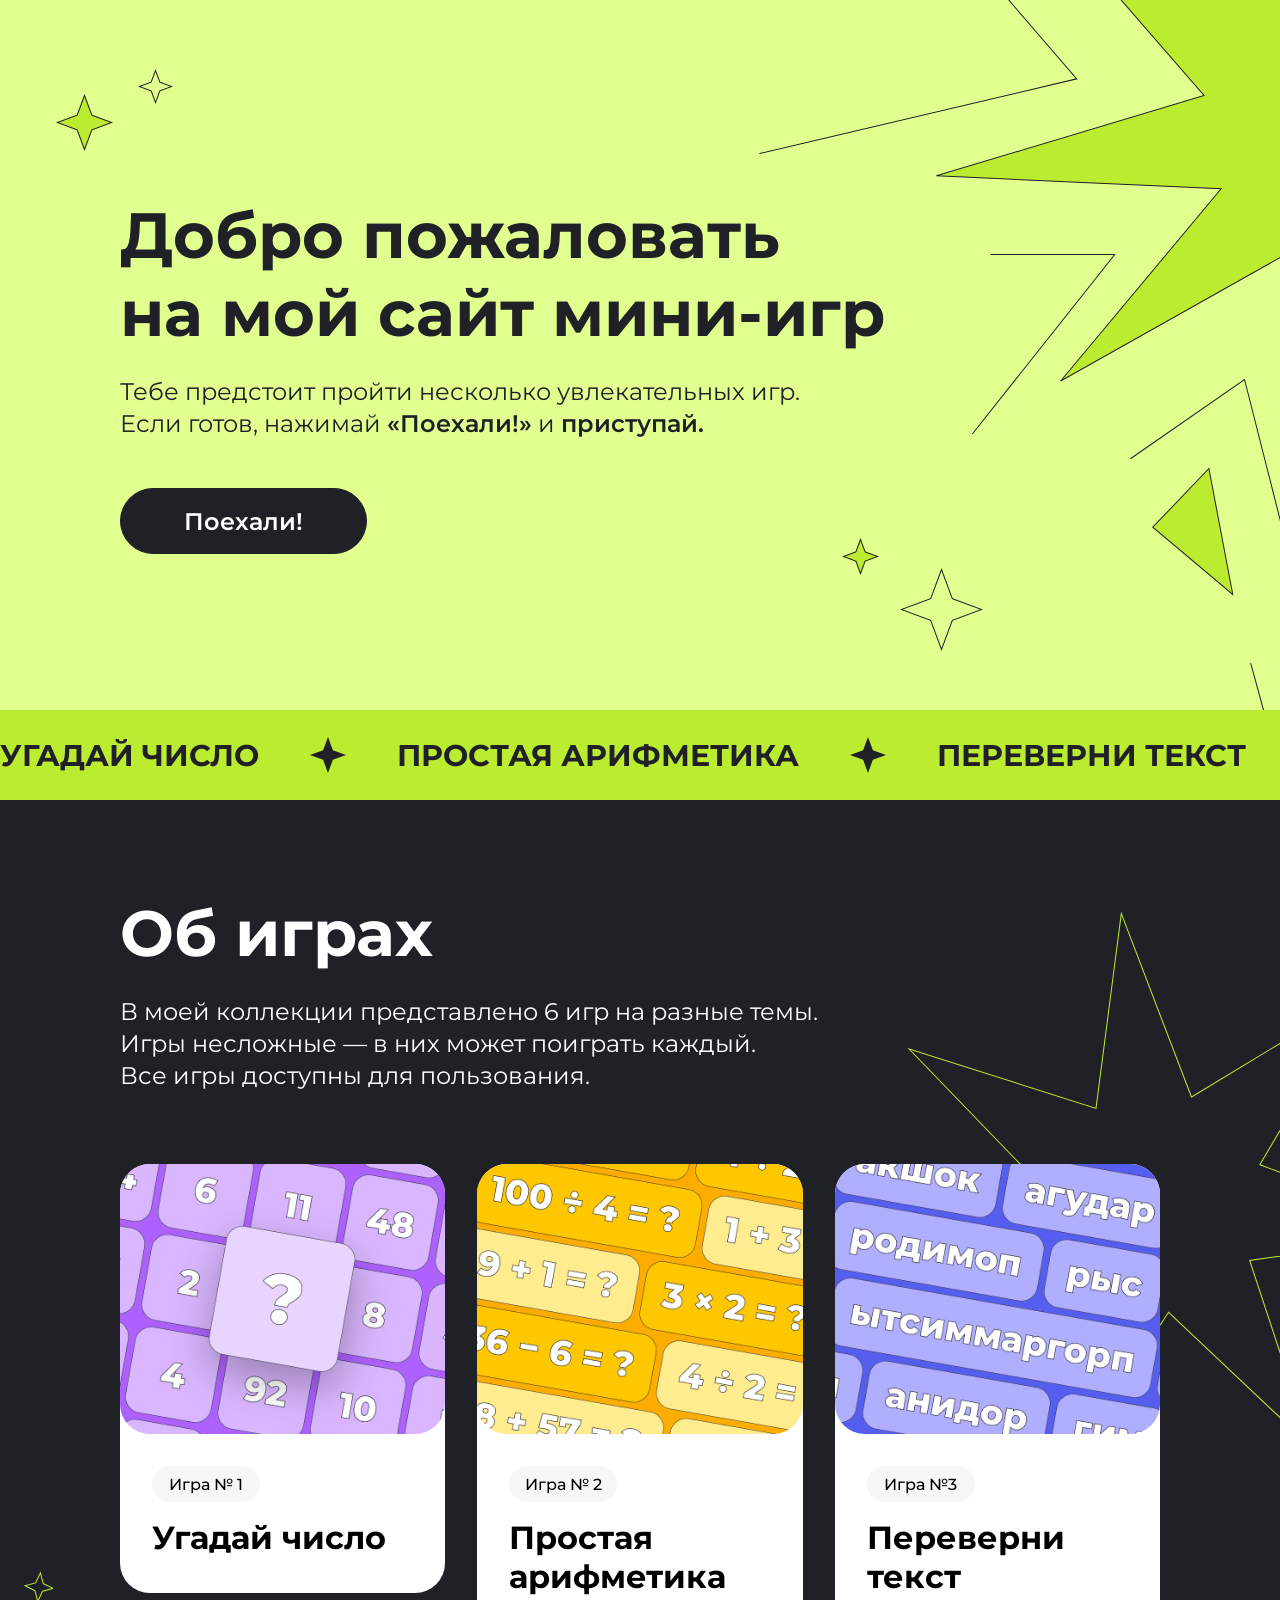
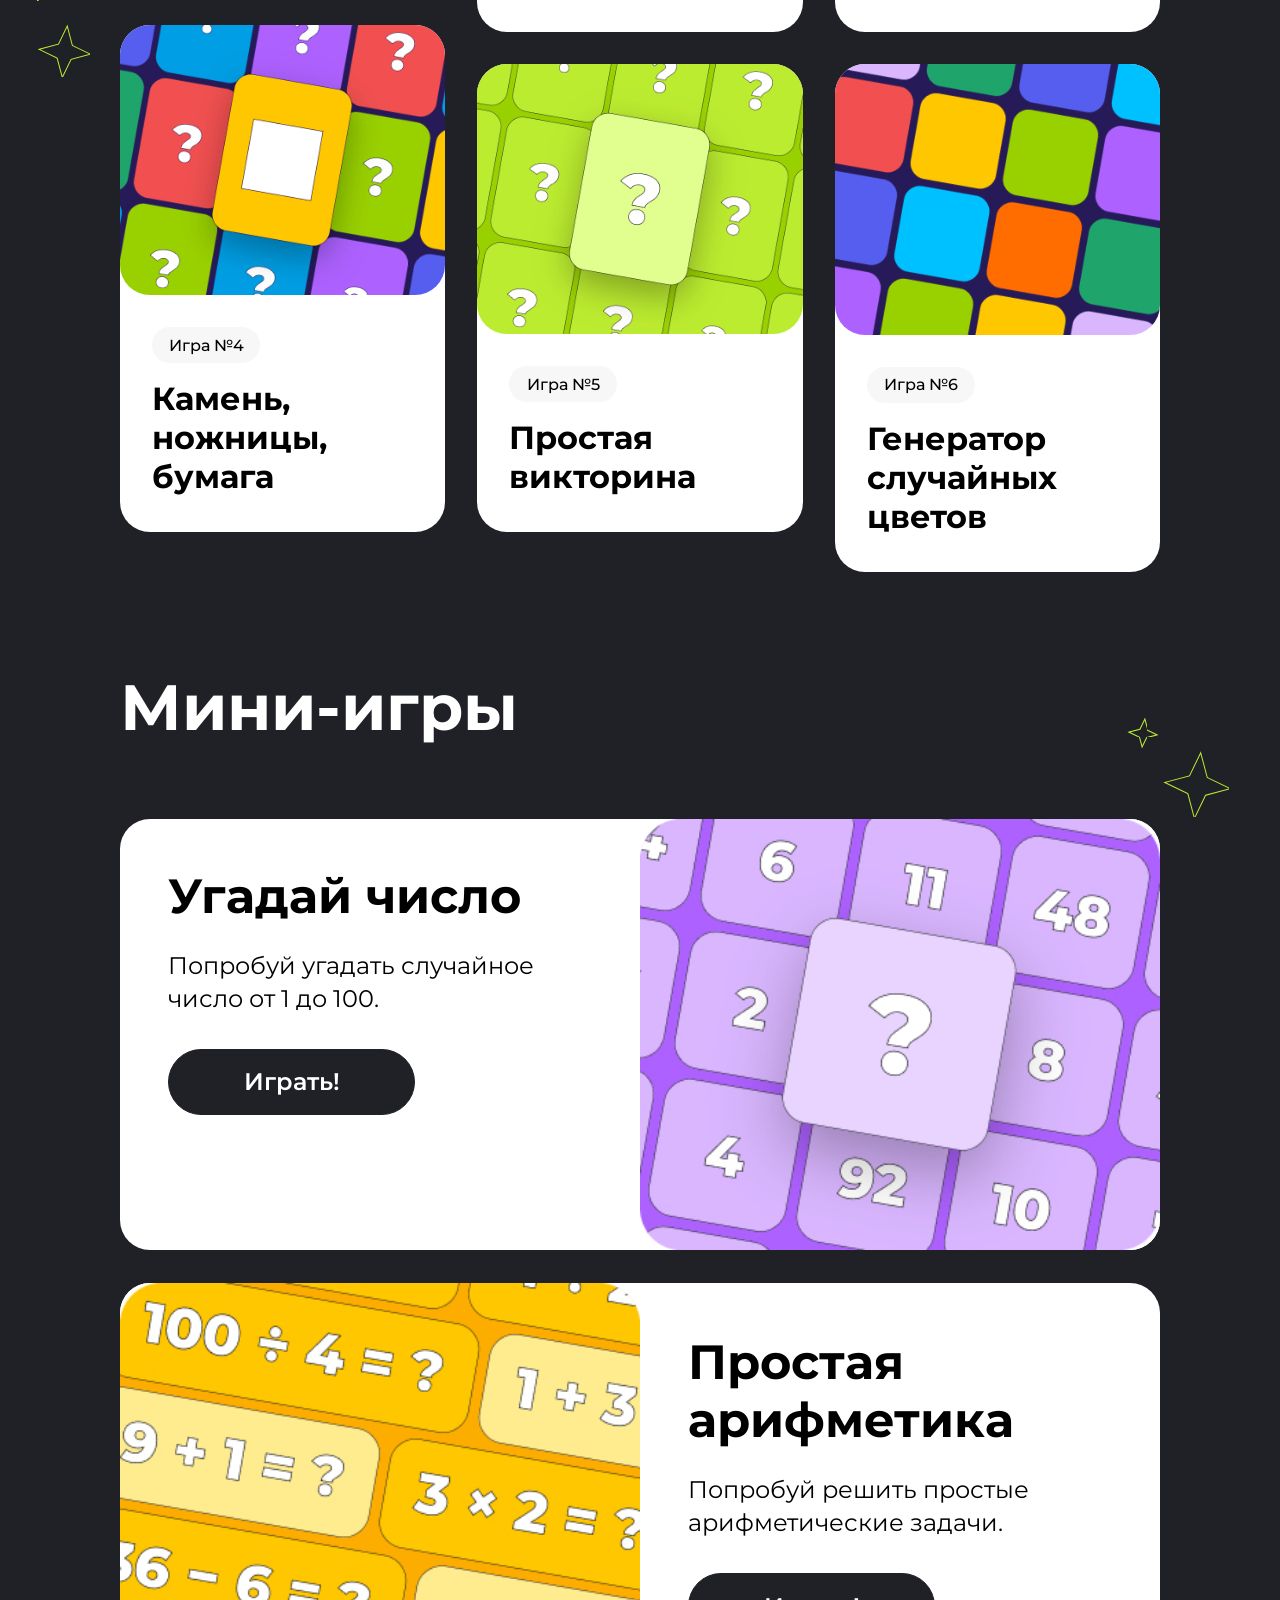
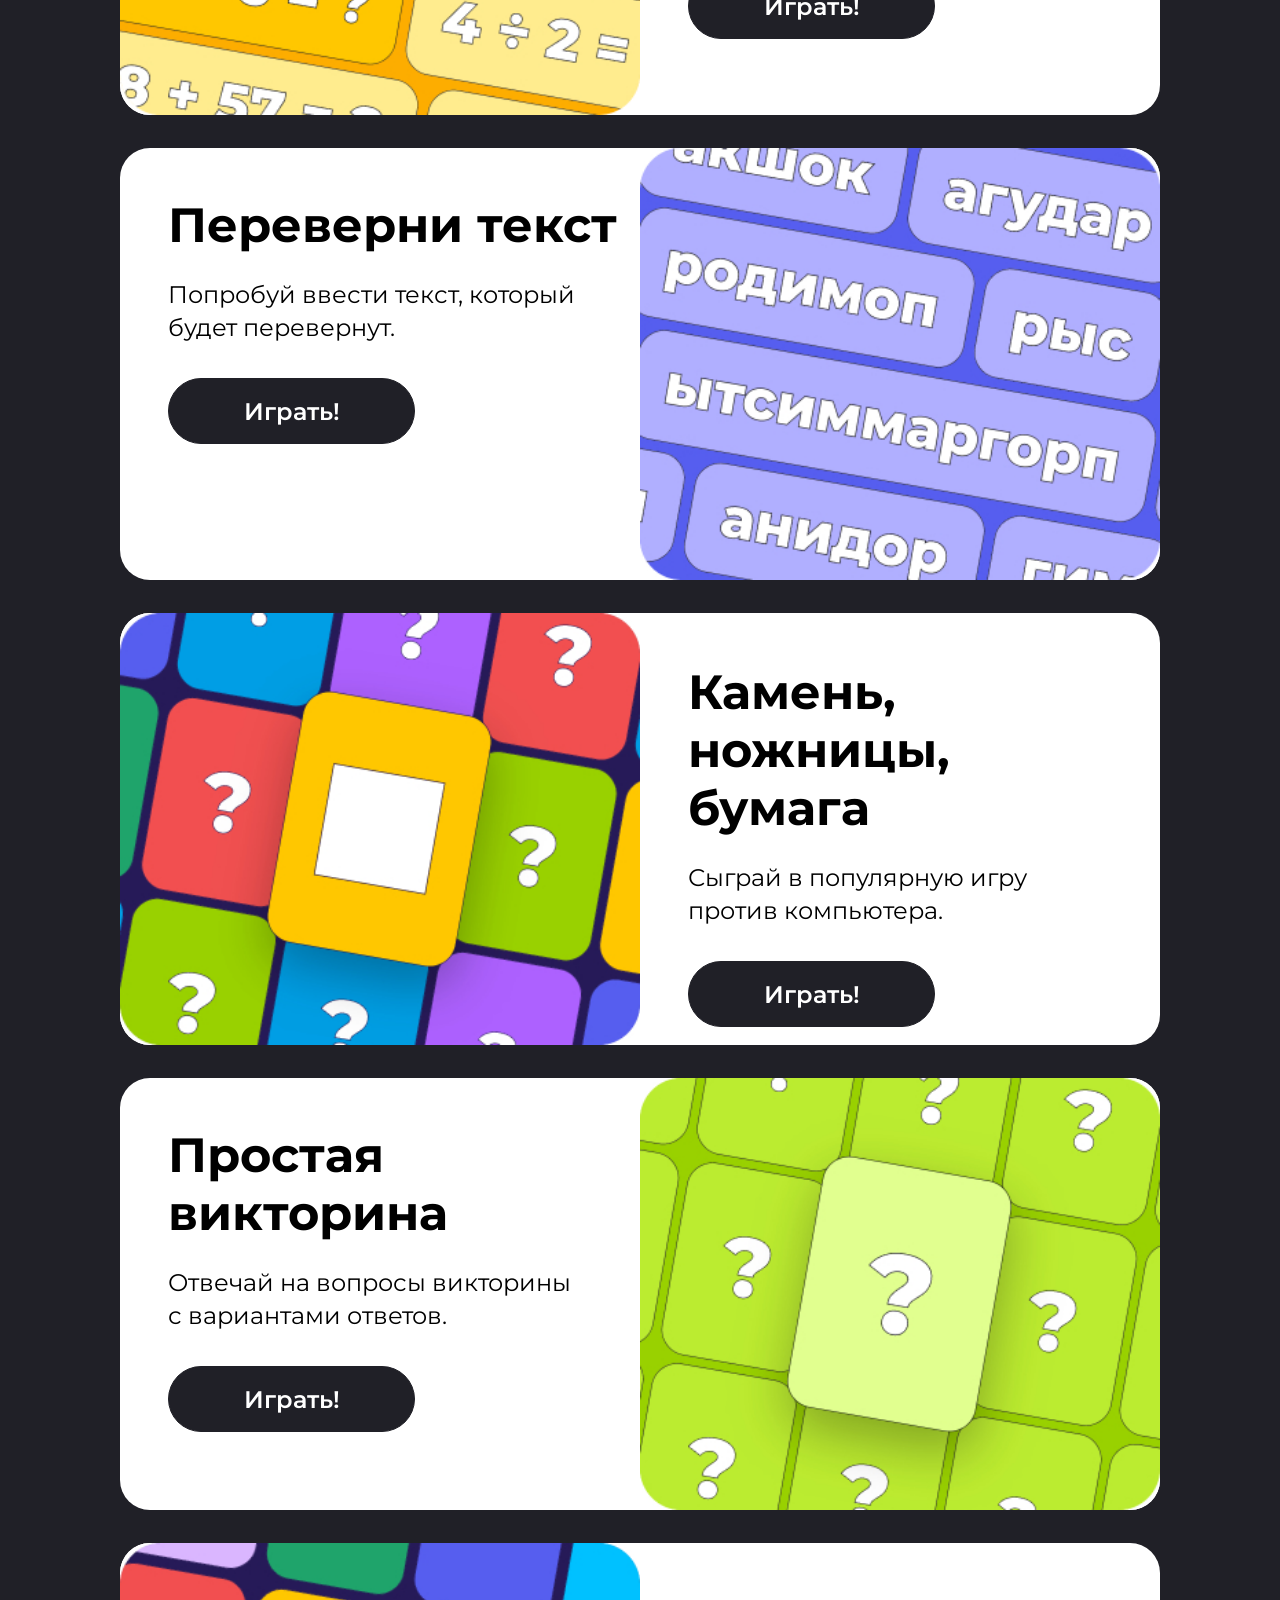
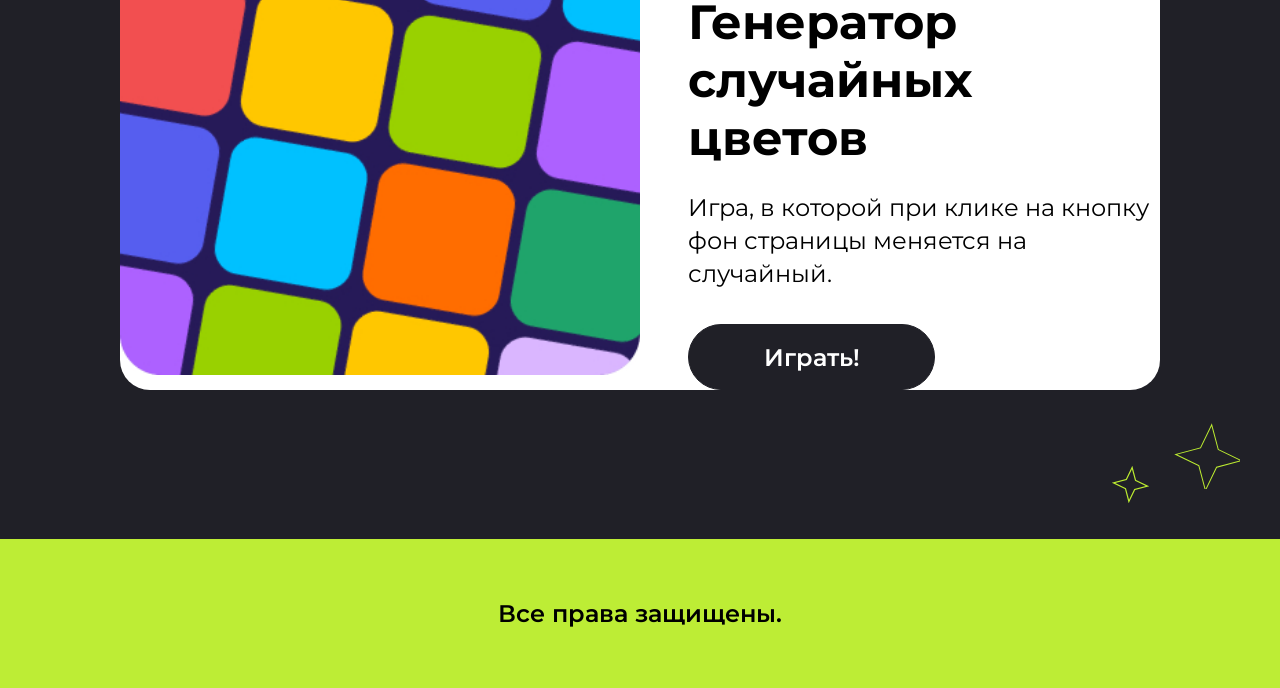
<file: index.html>
<!DOCTYPE html>
<html lang="ru">

<head>
    <meta charset="UTF-8">
    <meta http-equiv="X-UA-Compatible" content="IE=edge">
    <meta name="viewport" content="width=device-width, initial-scale=1.0">
    <link rel="preconnect" href="https://fonts.googleapis.com">
    <link rel="preconnect" href="https://fonts.gstatic.com" crossorigin>
    <link href="https://fonts.googleapis.com/css2?family=Montserrat:ital,wght@0,100..900;1,100..900&display=swap"
        rel="stylesheet">
    <link rel="stylesheet" href="./styles.css">
    <title>Document</title>
</head>

<body>

    <section class="header">
        <div class="header__box">
            <div class="header__content">
                <p class="header__titl">Добро пожаловать</p>
                <p class="header__titl"><span class="header__spc">на мой сайт</span> мини-игр</p>
                <p class="header__text"><span class="header__spc">Тебе предстоит пройти несколько</span> <span
                        class="header__spc">увлекательных игр. Если готов,</span> <span class="header__spc">нажимай
                        <span class="header__text-smbld">«Поехали!»</span> и <span
                            class="header__text-smbld">приступай.</span></span></p>
                <form action="#top-games">
                    <button class="header__btn">Поехали!</button>
                </form>
            </div>
            <div class="header__star-big">
                <img class="header__imgBig" src="./image/star-big-grin.svg" alt="star">
                <img class="header__imgBig-phone" src="./image/star-phone-grin-big.svg" alt="star">
            </div>
        </div>
        <div class="header__anim-strip">
            <div class="header__anim-strip-content">
                <span class="header__anim-strip-item">УГАДАЙ ЧИСЛО</span>
                <img src="./image/star-anim-strip.svg" alt="Звезда" class="header__anim-strip-icon">
                <span class="header__anim-strip-item">ПРОСТАЯ АРИФМЕТИКА</span>
                <img src="./image/star-anim-strip.svg" alt="Звезда" class="header__anim-strip-icon">
                <span class="header__anim-strip-item">ПЕРЕВЕРНИ ТЕКСТ</span>
                <img src="./image/star-anim-strip.svg" alt="Звезда" class="header__anim-strip-icon">
                <span class="header__anim-strip-item">КАМЕНЬ, НОЖНИЦЫ, БУМАГА</span>
                <img src="./image/star-anim-strip.svg" alt="Звезда" class="header__anim-strip-icon">
                <span class="header__anim-strip-item">ПРОСТАЯ ВИКТОРИНА</span>
                <img src="./image/star-anim-strip.svg" alt="Звезда" class="header__anim-strip-icon">
                <span class="header__anim-strip-item">ГЕНЕРАТОР СЛУЧАЙНЫХ ЦВЕТОВ</span>
                <img src="./image/star-anim-strip.svg" alt="Звезда" class="header__anim-strip-icon">
                <span class="header__anim-strip-item">УГАДАЙ ЧИСЛО</span>
                <img src="./image/star-anim-strip.svg" alt="Звезда" class="header__anim-strip-icon">
                <span class="header__anim-strip-item">ПРОСТАЯ АРИФМЕТИКА</span>
                <img src="./image/star-anim-strip.svg" alt="Звезда" class="header__anim-strip-icon">
                <span class="header__anim-strip-item">ПЕРЕВЕРНИ ТЕКСТ</span>
                <img src="./image/star-anim-strip.svg" alt="Звезда" class="header__anim-strip-icon">
                <span class="header__anim-strip-item">КАМЕНЬ, НОЖНИЦЫ, БУМАГА</span>
                <img src="./image/star-anim-strip.svg" alt="Звезда" class="header__anim-strip-icon">
                <span class="header__anim-strip-item">ПРОСТАЯ ВИКТОРИНА</span>
                <img src="./image/star-anim-strip.svg" alt="Звезда" class="header__anim-strip-icon">
                <span class="header__anim-strip-item">ГЕНЕРАТОР СЛУЧАЙНЫХ ЦВЕТОВ</span>
                <img src="./image/star-anim-strip.svg" alt="Звезда" class="header__anim-strip-icon">
            </div>
        </div>
    </section>
    <div class="top">
        <section class="top-games center">
            <div class="top-games__img-big">
                <img class="top-games__imgBig" src="./image/star-top-big.svg" alt="star">
            </div>
            <h2 class="top-games__titl">Об играх</h2>
            <p class="top-games__text">В моей коллекции представлено 6 игр на разные темы.</p>
            <p class="top-games__text">Игры несложные — в них может поиграть каждый.</p>
            <p class="top-games__text">Все игры доступны для пользования.</p>
            <article id="top-games" class="top-games__box">
                <div class="top-games__block">
                    <a href="#game-1">
                        <div class="top-games__card top-games__card_1-3">
                            <img class="top-games__img" src="./image/cart-game-1.jpg" alt="Угадай число">
                            <p class="top-games__nmbr">Игра № 1</p>
                            <h2 class="top-games__ttl-card  top-games__ttl-card_1rw">Угадай число</h2>
                        </div>
                    </a>
                    <a href="#game-4">
                        <div class="top-games__card top-games__card_4-6">
                            <img class="top-games__img" src="./image/cart-game-4.jpg" alt="Угадай число">
                            <p class="top-games__nmbr">Игра №4</p>
                            <p class="top-games__ttl-card">Камень,</p>
                            <p class="top-games__ttl-card  top-games__ttl-card_3rw">ножницы,</p>
                            <p class="top-games__ttl-card  top-games__ttl-card_2rw">бумага</p>
                        </div>
                    </a>
                </div>
                <div class="top-games__block">
                    <a href="#game-2">
                        <div class="top-games__card top-games__card_2-5">
                            <img class="top-games__img" src="./image/cart-game-2.jpg" alt="Угадай число">
                            <p class="top-games__nmbr">Игра № 2</p>
                            <p class="top-games__ttl-card">Простая</p>
                            <p class="top-games__ttl-card top-games__ttl-card_2rw">арифметика</p>
                        </div>
                    </a>
                    <a href="#game-5">
                        <div class="top-games__card top-games__card_2-5">
                            <img class="top-games__img" src="./image/cart-game-5.jpg" alt="Угадай число">
                            <p class="top-games__nmbr">Игра №5</p>
                            <p class="top-games__ttl-card">Простая</p>
                            <p class="top-games__ttl-card   top-games__ttl-card_2rw">викторина</p>
                        </div>
                    </a>
                </div>
                <div class="top-games__block">
                    <a href="#game-3">
                        <div class="top-games__card top-games__card_1-3">
                            <img class="top-games__img" src="./image/cart-game-3.jpg" alt="Угадай число">
                            <p class="top-games__nmbr">Игра №3</p>
                            <h2 class="top-games__ttl-card   top-games__ttl-card_1rw">Переверни текст</h2>
                        </div>
                    </a>
                    <a href="#game-6">
                        <div class="top-games__card  top-games__card_4-6">
                            <img class="top-games__img" src="./image/cart-game-6.jpg" alt="Угадай число">
                            <p class="top-games__nmbr">Игра №6</p>
                            <p class="top-games__ttl-card">Генератор</p>
                            <p class="top-games__ttl-card   top-games__ttl-card_3rw">случайных</p>
                            <p class="top-games__ttl-card   top-games__ttl-card_2rw">цветов</p>
                        </div>
                    </a>
                </div>
            </article>
        </section>
        <section class="for center">
            <div class="for__box">
                <h2 class="for__title">Мини-игры</h2>
                <article id="game-1" class="for__card">
                    <div class="for__content for__content_item1">
                        <h3 class="for__subtitle">Угадай число</h3>
                        <p class="for__text"><span class="for__text-spn">Попробуй угадать случайное</span>
                            <span class="for__text-spc">число от 1 до 100.</span>
                        </p>
                        <button class="for__btn for__btn_GuessNumber">Играть!</button>
                        <script src="./js/js-script.js"></script>
                        <script>
                            document.addEventListener('DOMContentLoaded', function () {
                                const playButton = document.querySelector('.for__btn_GuessNumber');
                                playButton.addEventListener('click', getUserNumber);
                            });
                        </script>
                    </div>
                    <img class="for__img for__img_item2" src="./image/cart-game-1.jpg" alt="Угадай число">
                </article>
                <article id="game-2" class="for__card">
                    <img class="for__img for__img_rew for__img_item2" src="./image/cart-game-2.jpg" alt="Угадай число">
                    <div class="for__content for__content_rew for__content_item1">
                        <h3 class="for__subtitle for__subtitle_dopmrgn"><span
                                class="for__subtitle-spc">Простая</span> <span
                                class="for__subtitle-spc">арифметика</span></h3>
                        <p class="for__text"><span class="for__text-spc">Попробуй решить простые</span>
                            <span class="for__text-spc">арифметические задачи.</span>
                        </p>
                        <button class="for__btn for__btn_arithmetic">Играть!</button>
                        <script src="./js/arithmetic.js"></script>
                        <script>
                            document.addEventListener('DOMContentLoaded', function () {
                                const playButton = document.querySelector('.for__btn_arithmetic');
                                playButton.addEventListener('click', arithmeticProblem);
                            });
                        </script>
                    </div>
                </article>
                <article id="game-3" class="for__card">
                    <div class="for__content for__content_item1">
                        <h3 class="for__subtitle">Переверни текст</h3>
                        <p class="for__text"><span class="for__text-spc">Попробуй ввести текст, который</span>
                            <span class="for__text-spc">будет перевернут.</span>
                        </p>
                        <button class="for__btn for__btn_turnTheTextOver">Играть!</button>
                        <script src="./js/turnTheTextOver.js"></script>
                        <script>
                            document.addEventListener('DOMContentLoaded', function () {
                                const playButton = document.querySelector('.for__btn_turnTheTextOver');
                                playButton.addEventListener('click', turnTheTextOver);
                            });
                        </script>
                    </div>
                    <img class="for__img for__img_item2" src="./image/cart-game-3.jpg" alt="Угадай число">
                </article>
                <article id="game-4" class="for__card">
                    <img class="for__img for__img_rew for__img_item2" src="./image/cart-game-4.jpg" alt="Угадай число">
                    <div class="for__content for__content_rew for__content_item1">
                        <h3 class="for__subtitle for__subtitle_dopmrgn">Камень,<br>ножницы,<br>бумага</h3>
                        <p class="for__text"><span class="for__text-spc">Сыграй в популярную игру</span> <span
                                class="for__text-spc">против компьютера.</span></p>
                        <button class="for__btn for__btn_rockScissorsPaper">Играть!</button>
                        <script src="./js/rockScissorsPaper.js"></script>
                        <script>
                            document.addEventListener('DOMContentLoaded', function () {
                                const playButton = document.querySelector('.for__btn_rockScissorsPaper');
                                playButton.addEventListener('click', rockScissorsPaper);
                            });
                        </script>
                </article>
                <article id="game-5" class="for__card">
                    <div class="for__content for__content_item1">
                        <h3 class="for__subtitle">Простая<br>викторина</h3>
                        <p class="for__text"><span class="for__text-spc">Отвечай на вопросы викторины</span>
                            <span class="for__text-spc">с вариантами ответов.</span>
                        </p>
                        <button class="for__btn for__btn_quiz">Играть!</button>
                        <script src="./js/quiz.js"></script>
                        <script>
                            document.addEventListener('DOMContentLoaded', function () {
                                const playButton = document.querySelector('.for__btn_quiz');
                                playButton.addEventListener('click', quizGame);
                            });
                        </script>
                    </div>
                    <img class="for__img for__img_item2" src="./image/cart-game-5.jpg" alt="Угадай число">
                </article>
                <article id="game-6" class="for__card">
                    <img class="for__img for__img_rew for__img_item2" src="./image/cart-game-6.jpg" alt="Угадай число">
                    <div class="for__content for__content_rew for__content_item1">
                        <h3 class="for__subtitle for__subtitle_dopmrgn">Генератор<br>случайных<br>цветов</h3>
                        <p class="for__text"><span class="for__text-spc for__text-phone">Игра, в которой при клике</span><span class="for__text-spc for__text-phone for__text-phone-br"> на кнопку</span><span
                                class="for__text-spc1 for__text-phone"> фон страницы 
                                <span class="for__text-phone-br">меняется на случайный.</span></span>
                        </p>
                        <button class="for__btn for__btn_RandomColorGenerator">Играть!</button>
                        <script src="./js/RandomColorGenerator.js"></script>
                        <script>
                            document.addEventListener('DOMContentLoaded', function () {
                                const playButton = document.querySelector('.for__btn_RandomColorGenerator');
                                playButton.addEventListener('click', randomColorGenerator);
                            });
                        </script>
                </article>
            </div>
        </section>
    </div>

    <footer class="footer">
        <p class="footer__cntnt">Все права защищены.</p>
    </footer>
</body>

</html>
</file>
<file: styles.css>
* {
  margin: 0;
  padding: 0;
  font-family: "Montserrat", "Arial";
  box-sizing: border-box;
}

a {
  all: unset;
}

html {
  scroll-behavior: smooth;
}

h1 {
  color: #ffffff;
  font-size: 64px;
  font-weight: 700;
  line-height: 78px;
  letter-spacing: 0px;
  text-align: left;
}

button {
  border-radius: 60px;
  border: 1px solid #202027;
  background-color: #202027;
  color: #ffffff;
  transition: background-color 1s ease-in-out;
  font-size: 24px;
  font-weight: 600;
}

button:hover {
  background-color: #ffffff;
  color: #000000;
  cursor: pointer;
}

.center {
  padding-left: 120px;
  padding-right: 120px;
}

.header {
  width: 100%;
  background-color: #E1FF8F;
  position: relative;
  z-index: 1;
  overflow: hidden;
}
.header__box {
  position: relative;
  padding-left: 120px;
  padding-right: 120px;
}
.header__box::before {
  content: "";
  background-image: url(./image/star-grin2.svg);
  position: absolute;
  left: 4.4%;
  top: 94px;
  width: 57px;
  height: 57px;
}
.header__box::after {
  content: "";
  background-image: url(./image/star-3.svg);
  position: absolute;
  left: 10.8%;
  top: 69px;
  width: 35px;
  height: 35px;
}
.header__content {
  padding-top: 196px;
  max-width: 1200px;
}
.header__titl {
  color: #202027;
  font-size: 64px;
  font-weight: 700;
  line-height: 78px;
  letter-spacing: 0px;
  text-align: left;
}
.header__text {
  width: 720px;
  padding-top: 24px;
  font-size: 24px;
  color: #202027;
  font-weight: 400;
  line-height: 32px;
  letter-spacing: 0px;
  text-align: left;
}
.header__text-smbld {
  padding-top: 24px;
  font-size: 24px;
  color: #202027;
  font-weight: 600;
  line-height: 32px;
  letter-spacing: 0px;
}
.header__btn {
  margin-top: 48px;
  width: 247px;
  height: 66px;
}
.header__star-big {
  position: absolute;
  left: 59.3%;
  top: -333px;
  z-index: 2;
  overflow: hidden;
  margin-right: 0;
}
.header__imgBig {
  -o-object-fit: cover;
     object-fit: cover;
}
.header__anim-strip {
  margin-top: 156px;
  background-color: #BCEC30;
  padding: 0;
  position: relative;
  z-index: 3;
  height: 90px;
  overflow: hidden;
  display: flex;
  align-items: center;
}
.header__anim-strip-content {
  display: flex;
  white-space: nowrap;
  animation: scroll-left 30s linear infinite;
}
.header__anim-strip-item {
  font-size: 30px;
  font-weight: 700;
  color: #202027;
  flex-shrink: 0;
}
.header__anim-strip-icon {
  width: 36px;
  height: 36px;
  margin: 0 51px;
  flex-shrink: 0;
}
@keyframes scroll-left {
  0% {
    transform: translateX(0);
  }
  100% {
    transform: translateX(-50%);
  }
}
.header__titl-phone {
  display: none;
<<<<<<< HEAD
=======
}
.header__titl-phone {
  display: none;
>>>>>>> 44c564660691f569924837b8ce519c81cdaca61c
}

.header::before {
  content: "";
  background-image: url(./image/star-grin3.svg);
  position: absolute;
  left: 65.8%;
  top: 538px;
  width: 37px;
  height: 37px;
}

.header::after {
  content: "";
  background-image: url(./image/star-2.svg);
  position: absolute;
  left: 70.3%;
  top: 568px;
  width: 83px;
  height: 83px;
}

.top {
  display: flex;
  flex-direction: column;
  align-content: center;
  flex-wrap: wrap;
  background-color: #202027;
}

.top-games {
  position: relative;
  z-index: 1;
  overflow: hidden;
  padding-bottom: 40px;
}
.top-games__titl {
  padding-top: 94px;
  margin-bottom: 24px;
  font-size: 64px;
  font-weight: 700;
  color: #ffffff;
}
.top-games__text {
  color: #ffffff;
  font-size: 24px;
  font-weight: 400;
  line-height: 32px;
  letter-spacing: 0px;
  text-align: left;
}
.top-games__titl-phone {
  display: none;
}
.top-games__img-big {
  position: absolute;
  left: 64.9%;
  top: 77px;
  z-index: 2;
  overflow: hidden;
}
.top-games__imgBig {
  -o-object-fit: cover;
     object-fit: cover;
}
.top-games__box {
  margin-top: 72px;
  display: grid;
  grid-template-columns: repeat(3, 1fr);
  gap: 32px;
}
.top-games__block {
  display: flex;
  flex-direction: column;
  gap: 32px;
}
.top-games__card {
  max-width: 378px;
  border: none;
  border-radius: 30px;
  background-color: #ffffff;
  cursor: pointer;
  transition: transform 0.3s ease;
  position: relative;
  z-index: 3;
}
.top-games__card_1-3 {
  max-height: 473px;
}
.top-games__card_2-5 {
  max-height: 512px;
}
.top-games__card_4-6 {
  max-height: 551px;
}
.top-games__card:hover {
  transform: scale(1.05);
}
.top-games__img {
  border-radius: 30px;
  width: 100%;
  position: relative;
  z-index: 3;
}
.top-games__nmbr {
  margin-top: 28px;
  margin-left: 32px;
  width: 108px;
  height: 36px;
  background-color: #F7F7F7;
  border: none;
  border-radius: 30px;
  font-size: 16px;
  font-weight: 500;
  align-content: center;
  text-align: center;
}
.top-games__ttl-card {
  margin-top: 16px;
  margin-left: 32px;
  font-size: 32px;
  font-weight: 700;
}
.top-games__ttl-card_1rw {
  padding-bottom: 36px;
}
.top-games__ttl-card_2rw {
  margin-top: 0;
  padding-bottom: 36px;
}
.top-games__ttl-card_3rw {
  margin-top: 0;
  padding-bottom: 0;
}

.top-games::before {
  content: "";
  background-image: url(./image/star-top3.svg);
  position: absolute;
  left: 1.7%;
  top: 770px;
  width: 31px;
  height: 31px;
}

.top-games::after {
  content: "";
  background-image: url(./image/star-top2.svg);
  position: absolute;
  left: 2.7%;
  top: 822px;
  width: 55px;
  height: 55px;
}

.for {
  padding-top: 56px;
  padding-bottom: 149px;
  position: relative;
}
.for__box {
  position: relative;
}
.for__box::before {
  content: "";
  background-image: url(./image/star-top3.svg);
  position: absolute;
  left: 96.7%;
  top: 48px;
  width: 35px;
  height: 35px;
}
.for__box::after {
  content: "";
  background-image: url(./image/star-for2.svg);
  position: absolute;
  left: 100%;
  top: 80px;
  width: 69px;
  height: 69px;
  background-repeat: no-repeat;
}
.for__title {
  font-size: 64px;
  font-weight: 700;
  color: #ffffff;
  padding-bottom: 40px;
}
.for__card {
  max-width: 1200px;
  max-height: 500px;
  min-width: 850px;
  margin-top: 33px;
  border: none;
  background-color: #ffffff;
  border-radius: 30px;
  display: grid;
  grid-template-columns: repeat(12, 1fr);
}
.for__content {
  grid-column: 1/7;
  padding-left: 48px;
}
.for__content_rew {
  grid-column: 7/13;
}
.for__subtitle {
  margin-top: 48px;
  font-size: 48px;
  font-weight: 700;
}
.for__subtitle_dopmrgn {
  margin-top: 50px;
}
.for__subtitle-spc {
  white-space: nowrap;
}
.for__text {
  margin-top: 26px;
  font-weight: 400;
  max-width: 497px;
  line-height: 30px;
}
.for__text-spn {
  font-size: 24px;
}
.for__text-spc {
  white-space: nowrap;
  font-size: 24px;
}
.for__text-spc1 {
  font-size: 24px;
}
.for__btn {
  margin-top: 32px;
  width: 247px;
  height: 66px;
  color: #ffffff;
  background-color: #202027;
  border-radius: 60px;
}
.for__img {
  grid-column: 7/13;
  width: 100%;
  height: auto;
  -o-object-fit: cover;
     object-fit: cover;
  border-radius: 30px;
}
.for__img_rew {
  grid-column: 1/7;
}

.for::before {
  content: "";
  background-image: url(./image/star-top3.svg);
  position: absolute;
  left: 86.7%;
  top: 97.6%;
  width: 41px;
  height: 41px;
  background-repeat: no-repeat;
  background-size: cover;
}

.for::after {
  content: "";
  background-image: url(./image/star-for2.svg);
  position: absolute;
  left: 91.5%;
  top: 96.2%;
  width: 69px;
  height: 69px;
  background-repeat: no-repeat;
}

.footer {
  padding-top: 60px;
  padding-bottom: 60px;
  background-color: #BDED35;
}
.footer__cntnt {
  font-size: 24px;
  font-weight: 600;
  text-align: center;
}

@media (max-width: 1090px) {
  .top-games {
    display: none;
  }
}
@media (max-width: 1240px) {
  .for__subtitle {
    font-size: 28px;
  }
  .for__text-spn {
    font-size: 16px;
  }
  .for__text-spc {
    font-size: 16px;
  }
  .for__text-spc1 {
    font-size: 16px;
  }
}
@media (max-width: 1023px) {
  .header__titl {
    font-size: 40px;
    line-height: 49px;
    text-align: center;
  }
  .header__text {
    text-align: center;
    font-size: 22px;
    width: auto;
  }
  .header__btn {
    margin-top: 34px;
    margin-left: calc(50% - 143px);
    margin-right: calc(50% - 143px);
    width: 285px;
    height: 55px;
    font-size: 16px;
    font-weight: 600;
  }
  .header__anim-strip {
    margin-top: 132px;
    height: 51px;
  }
  .header__anim-strip-item {
    font-size: 22px;
  }
  .header__anim-strip-icon {
    width: 22px;
    height: 22px;
  }
  .header__star-big {
    display: none;
  }
  .header::before {
    left: 90%;
    top: 423px;
  }
  .header::after {
    left: 82%;
    top: 445px;
  }
  .for {
    width: 100%;
  }
  .for__box::before {
    left: 89%;
    top: 52px;
  }
  .for__box::after {
    left: 92%;
    top: 70px;
  }
  .for__card {
    min-width: 0;
  }
  .for__subtitle {
    margin-top: 16px;
  }
  .for__text {
    margin-top: 16px;
    font-size: 16px;
  }
  .for__btn {
    margin-top: 16px;
    margin-bottom: 0;
  }
  .for::before {
    left: 86.7%;
    top: 97.6%;
  }
  .for::after {
    left: 89.5%;
    top: 96.2%;
    width: 69px;
  }
}
@media (max-width: 974px) {
  button {
    font-size: 18px;
  }
  .for__subtitle {
    font-size: 28px;
  }
  .for__text {
    overflow-wrap: break-word;
  }
  .for__text-spn {
    font-size: 16px;
  }
  .for__text-spc {
    font-size: 16px;
  }
  .for__text-spc1 {
    font-size: 16px;
  }
  .for__btn {
    margin-top: 28px;
    width: 200px;
    height: 35px;
  }
}
@media (min-width: 1441px) {
  .header__box {
    padding-left: calc(50% - 600px);
    padding-right: calc(50% - 600px);
  }
}
@media (max-width: 767px) {
  .header__box {
    padding-left: 0;
    padding-right: 0;
  }
  .header__content {
    padding-top: 146px;
  }
  .header__box::before {
    content: "";
    background-image: url(./image/star-phone-grin2.svg);
    position: absolute;
    left: 10%;
    top: 97px;
    width: 35px;
    height: 35px;
    background-repeat: no-repeat;
  }
  .header__box::after {
    content: "";
    background-image: url(./image/star-phone3.svg);
    position: absolute;
    left: 24.6%;
    top: 64px;
    width: 35px;
    height: 35px;
    background-repeat: no-repeat;
  }
  .header__text {
    padding-top: 24px;
    width: 100%;
    line-height: 20px;
    font-size: 16px;
  }
  .header__spc {
    white-space: nowrap;
  }
  .header__text-smbld {
    font-size: 16px;
    line-height: 0;
  }
  .header__btn {
    margin-top: 36px;
    margin-left: calc(50% - 140px);
    margin-right: calc(50% - 140px);
  }
  .header__anim-strip-item {
    font-size: 16px;
  }
  .header__anim-strip-icon {
    width: 19px;
    height: 19px;
    margin: 0 27px;
    flex-shrink: 0;
  }
  .header__star-big {
    display: block;
    min-width: 223px;
    left: 50%;
    top: -104px;
  }
  .header__imgBig {
    display: none;
  }
  .header__star-big-phone {
    display: block;
    -o-object-fit: cover;
       object-fit: cover;
  }
  .header::before {
    content: "";
    background-image: url(./image/star-phone2.svg);
    position: absolute;
    left: 80.8%;
    top: 581px;
    width: 39px;
    height: 41px;
    background-repeat: no-repeat;
  }
  .header::after {
    content: "";
    background-image: url(./image/star-phone-grin3.svg);
    position: absolute;
    left: 72.7%;
    top: 557px;
    width: 18px;
    height: 18px;
    background-repeat: no-repeat;
  }
  .center {
    padding-left: 16px;
    padding-right: 16px;
  }
  .for {
    padding-top: 48px;
    padding-bottom: 12px;
    max-width: 400px;
  }
  .for__box {
    display: flex;
    flex-direction: column;
    gap: 22px;
  }
  .for__box::before {
    display: none;
  }
  .for__box::after {
    display: none;
  }
  .for__title {
    font-size: 40px;
    padding-bottom: 26px;
  }
  .for__card {
    display: flex;
    flex-direction: column;
    margin-top: 0;
    padding-bottom: 32px;
    max-height: -moz-fit-content;
    max-height: fit-content;
  }
  .for__content {
    padding-left: 29px;
  }
  .for__content_item1 {
    order: 2;
  }
  .for__content_rew {
    margin-top: 4px;
  }
  .for__subtitle {
    margin-top: 32px;
    font-size: 32px;
    margin-bottom: 14px;
    line-height: 39px;
    max-width: 284px;
  }
  .for__subtitle_dopmrgn {
    margin-top: 30px;
  }
  .for__text {
    line-height: 20px;
    margin-top: 0;
  }
  .for__text-spn {
    font-size: 16px;
  }
  .for__text-spc {
    font-size: 16px;
  }
  .for__text-spc1 {
    font-size: 16px;
  }
  .for__text-phone {
    white-space: nowrap;
  }
  .for__text-phone-br::before {
    content: "\a" attr(title);
    white-space: pre;
  }
  .for__btn {
    margin-top: 32px;
    width: 285px;
    height: 55px;
    font-size: 16px;
  }
  .for_item2 {
    order: 1;
  }
  .for::before {
    display: none;
  }
  .for::after {
    display: none;
  }
  .footer {
    padding-top: 40px;
    padding-bottom: 40px;
  }
  .footer__cntnt {
    font-size: 16px;
  }
}
.blockJs {
  margin-top: 30px;
  padding-left: 30px;
  padding-right: 30px;
  display: flex;
  flex-direction: column;
  justify-content: center;
  gap: 30px;
}

.taskBox {
  font-size: 30px;
  color: black;
  text-decoration: underline;
  text-align: center;
}

.textJs,
.description {
  font-size: 20px;
  color: black;
  font-weight: 700;
  text-align: center;
  line-height: 30px;
  margin-top: 30px;
}
.textJs_clrBlue,
.description_clrBlue {
  color: rgb(33, 16, 183);
}
.textJs_coment,
.description_coment {
  color: green;
}

.btnJS {
  background-color: white;
  height: 40px;
  color: black;
  font-size: 20px;
  padding-left: 5px;
  padding-right: 5px;
  margin-top: 30px;
}
.btnJS_newDiv {
  margin-bottom: 30px;
}

.invisible {
  visibility: hidden;
}/*# sourceMappingURL=styles.css.map */
</file>
